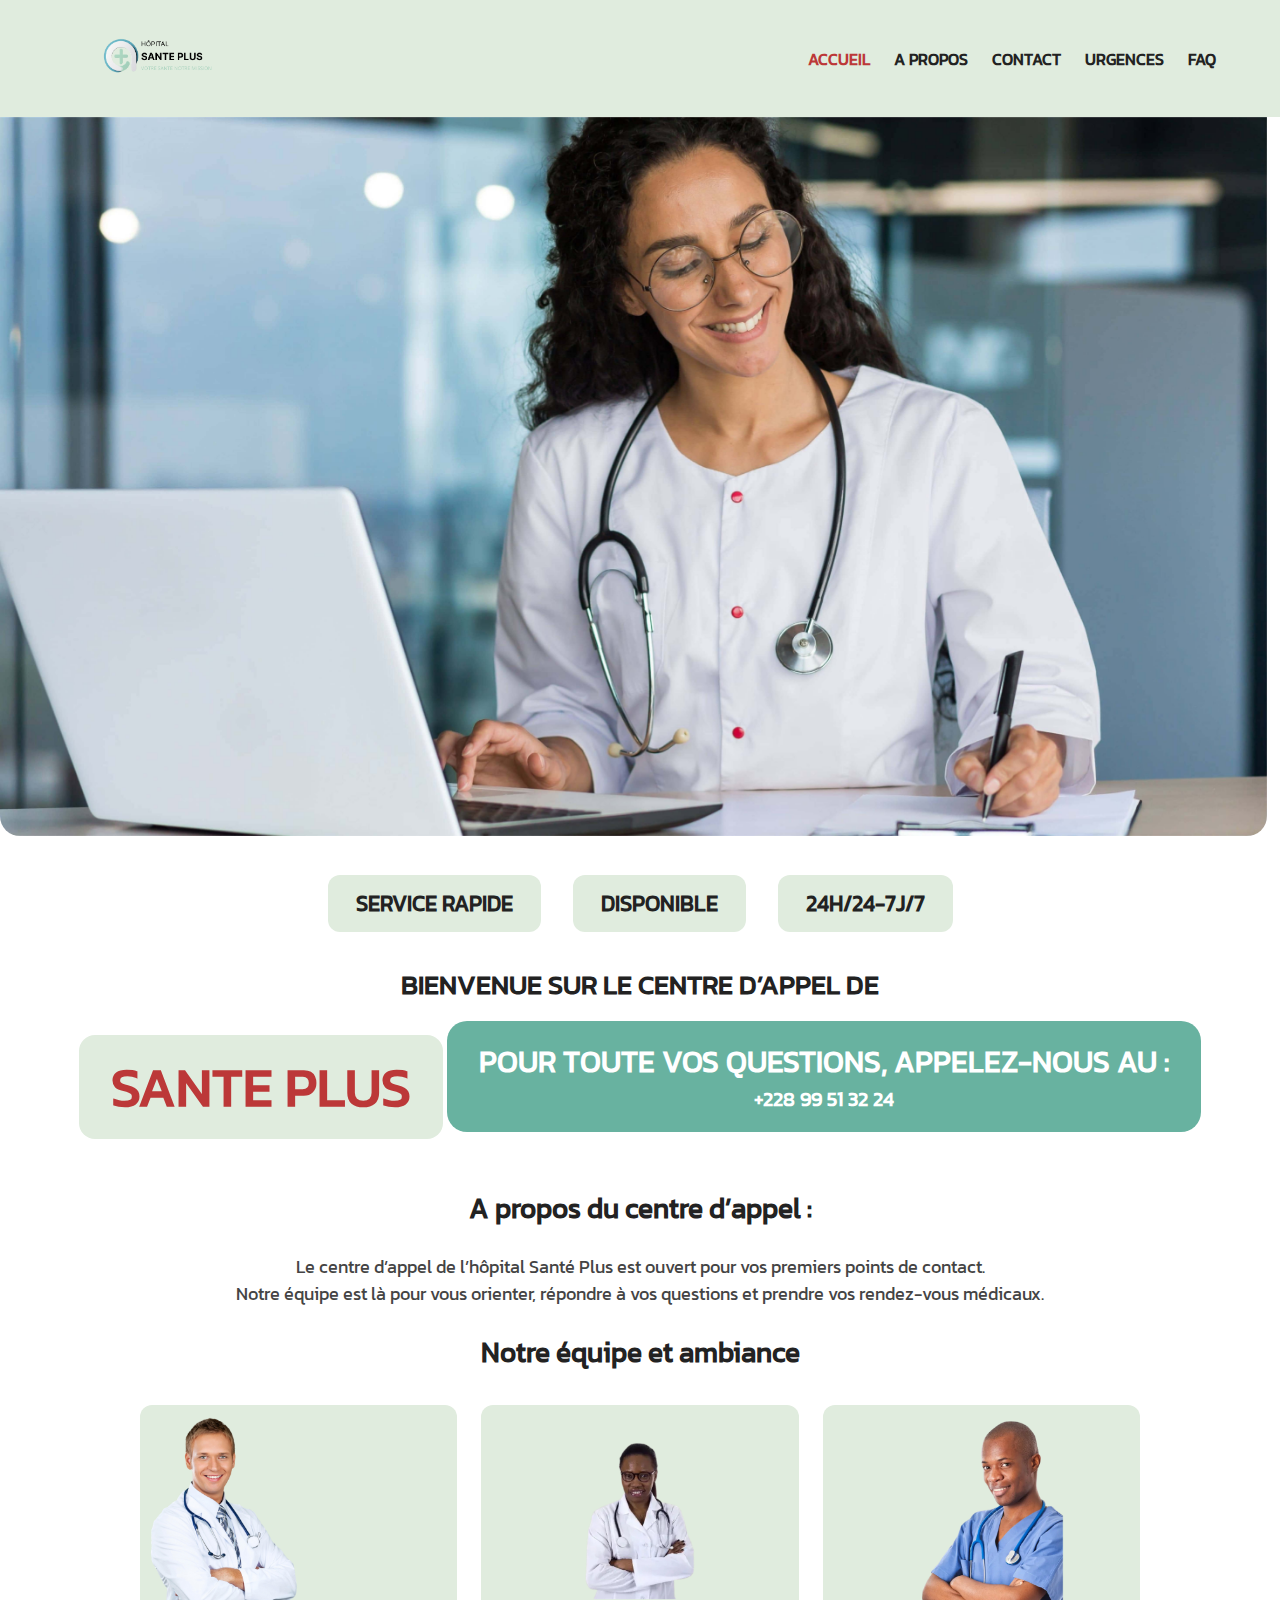
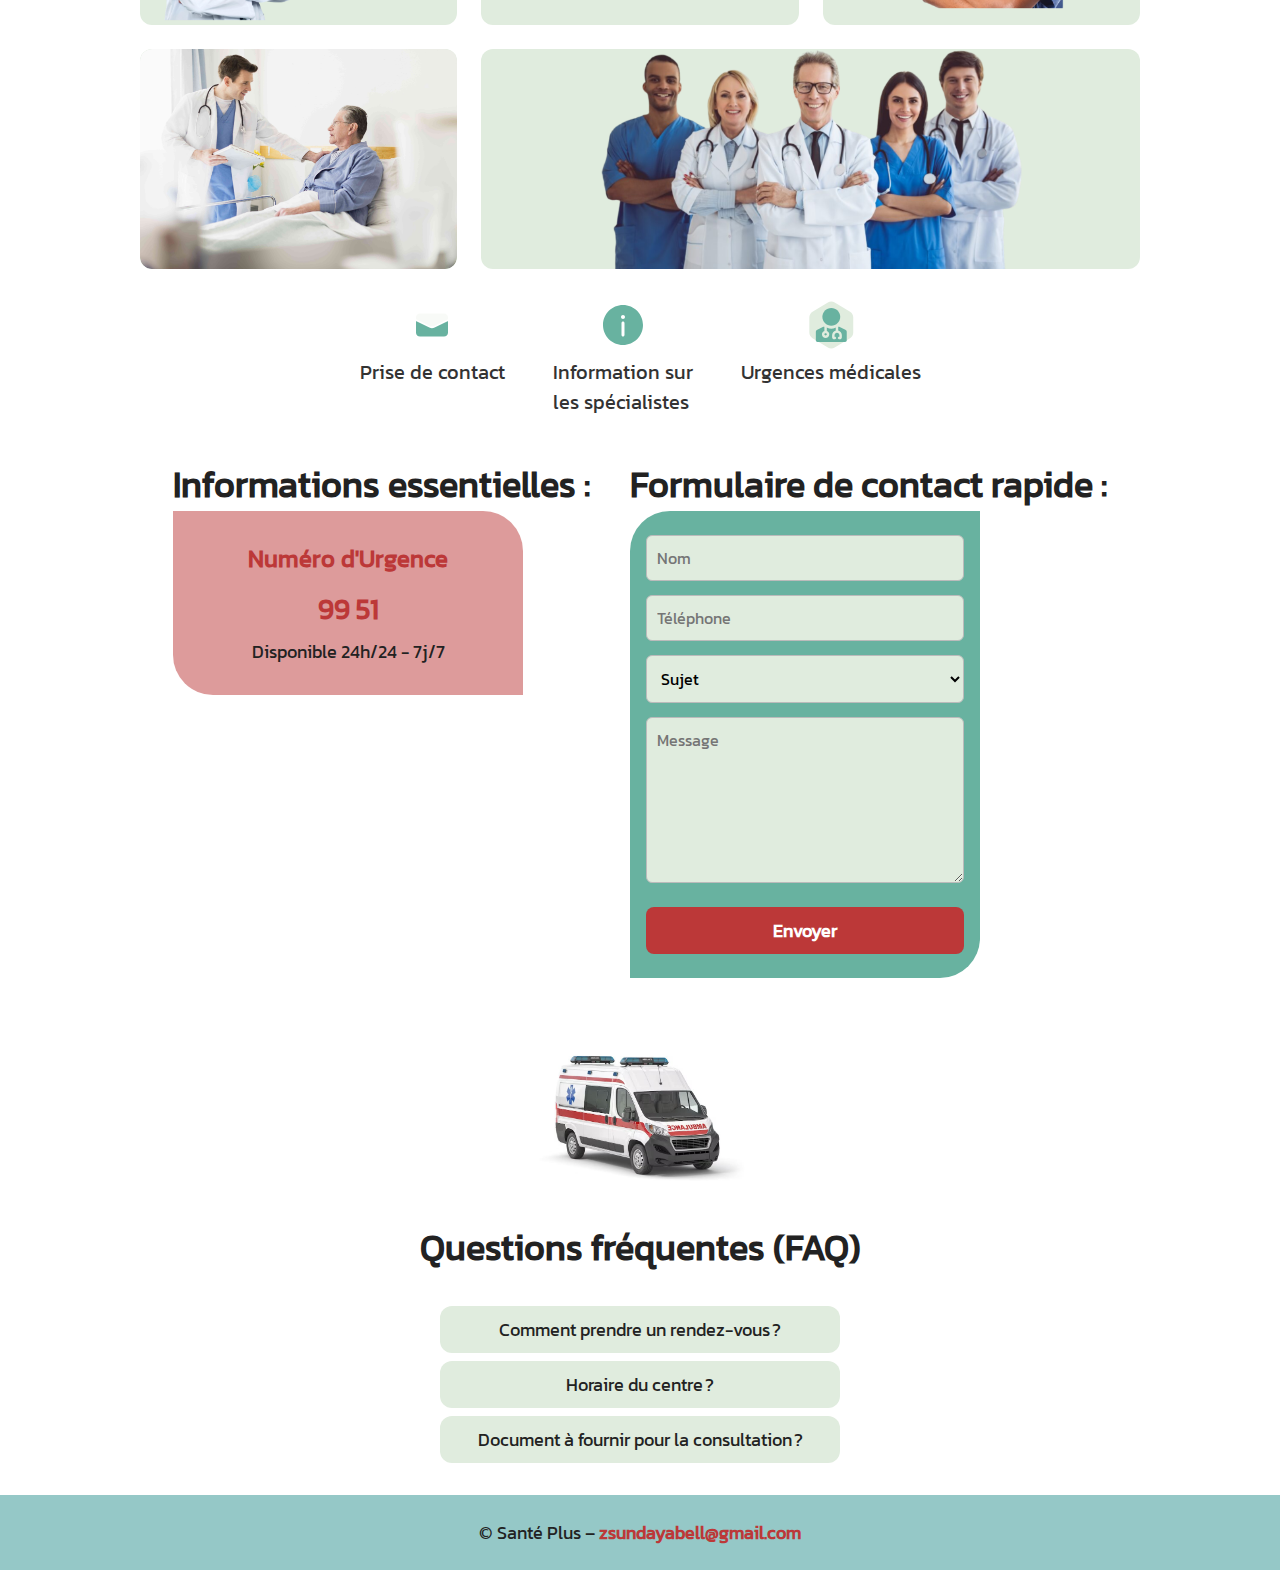
<file: index.html>
<!DOCTYPE html>
<html lang="fr">
<head>
    <meta charset="UTF-8">
    <meta name="viewport" content="width=device-width, initial-scale=1.0">
    <title>Accueil – Santé Plus</title>
    <link rel="stylesheet" href="./CSS/style.css">
</head>
<body>
    <header>
        <nav class="navbar">
            <ul>
                <li><a href="#"><img src="./image/logo.png" alt="Logo Santé Plus" class="logo"></a></li>
            </ul>
            <ul class="nav-links">
                <li class="active"><a href="index.html">ACCUEIL</a></li>
                <li><a href="propos.html">A PROPOS</a></li>
                <li><a href="contact.html">CONTACT</a></li>
                <li><a href="urgences.html">URGENCES</a></li>
                <li><a href="faq.html">FAQ</a></li>
            </ul>
        </nav>
    </header>

    <main>
        <section class="banner">
            <img src="./image/page1.jpg" alt="Accueil Santé Plus">
        </section>

        <section class="services">
            <div class="service1">SERVICE RAPIDE</div>
            <div class="service2">DISPONIBLE</div>
            <div class="service3">24H/24-7J/7</div>
        </section>

        <section class="bienvenue">
            <h2>BIENVENUE SUR LE CENTRE D’APPEL DE</h2>
            <div class="santeplus deplacement"><h2>SANTE PLUS</h2></div>
            <div class="questions reponse">
                <h2>POUR TOUTE VOS QUESTIONS, APPELEZ-NOUS AU :</h2>
                <p><strong>+228 99 51 32 24</strong></p>
            </div>
        </section>

        <section class="banner1">
            <h1>A propos du centre d’appel :</h1>
        </section>
        <section class="banner2">
            <p>
                Le centre d’appel de l’hôpital Santé Plus est ouvert pour vos premiers points de contact. <br> Notre équipe est là pour vous
                orienter, répondre à vos questions et prendre vos rendez-vous médicaux.
            </p>
            <h2 class="équipe">Notre équipe et ambiance</h2>
        </section>

        <section class="grid-container">
            <div class="item item-1"><img src="./image/doc1.png" alt="Médecin 1"></div>
            <div class="item item-2"><img src="./image/celine (2).png" alt="Médecin 2"></div>
            <div class="item item-3"><img src="./image/akakpo.png" alt="Médecin 3"></div>
            <div class="item item-4"><img src="./image/dp.jpg" alt="Équipe médicale"></div>
            <div class="item item-5"><img src="./image/corps.png" alt="Médecin et patient"></div>
        </section>

        <section class="icon-section">
            <div class="icon-box">
                <img src="./image/message-svgrepo-com 1.svg" alt="Prise de contact">
                <p>Prise de contact</p>
            </div>
            <div class="icon-box">
                <img src="./image/info-circle-svgrepo-com (1) 1.svg" alt="Information sur les spécialistes">
                <p>Information sur<br>les spécialistes</p>
            </div>
            <div class="icon-box">
                <img src="./image/user-doctor-solid-svgrepo-com 1.svg" alt="Urgences médicales">
                <p>Urgences médicales</p>
            </div>
        </section>

        <section class="inspi">
            <div>
                <div class="banner4">
                    <h1>Informations essentielles :</h1>
                </div>
                <div class="urgence-box">
                    <h2>Numéro d'Urgence</h2>
                    <p class="urgence-numero">99 51</p>
                    <p>Disponible 24h/24 - 7j/7</p>
                </div>
            </div>
            <div>
                <div class="banner3">
                    <h1>Formulaire de contact rapide :</h1>
                </div>
                <form class="contact-form">
                    <input type="text" id="nom" name="nom" placeholder="Nom" required>
                    <input type="tel" id="telephone" name="telephone" placeholder="Téléphone" required>
                    <select id="sujet" name="sujet" required>
                        <option value="">Sujet</option>
                        <option value="urgence">Urgence</option>
                        <option value="autre">Autre</option>
                    </select>
                    <textarea id="message" name="message" rows="6" placeholder="Message" required></textarea>
                    <button type="submit">Envoyer</button>
                </form>
            </div>
        </section>

        <img src="./image/ambulance-car-isolated-white_708636-716.jpg" alt="Ambulance" class="ambulance">

        <section class="faq">
            <h1>Questions fréquentes (FAQ)</h1>
        </section>
        <section class="faq1">
            <div><p>Comment prendre un rendez-vous ?</p></div>
            <div><p>Horaire du centre ?</p></div>
            <div><p>Document à fournir pour la consultation ?</p></div>
        </section>
    </main>

    <footer class="footer">
        <p>&copy; Santé Plus – <a href="mailto:zsundayabell@gmail.com">zsundayabell@gmail.com</a></p>
    </footer>
</body>
</html>
</file>
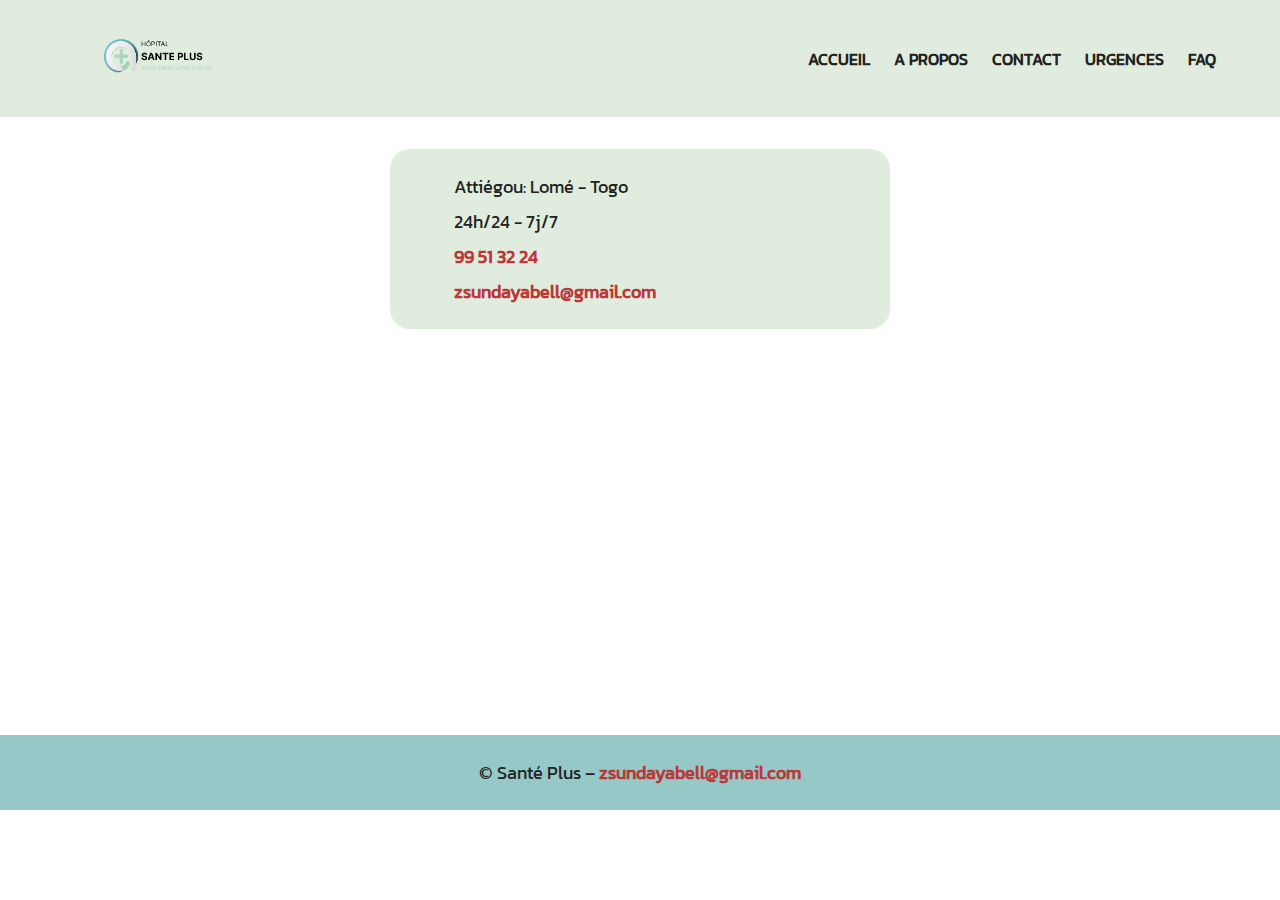
<file: contact.html>
<!DOCTYPE html>
<html lang="fr">
<head>
    <meta charset="UTF-8">
    <meta name="viewport" content="width=device-width, initial-scale=1.0">
    <title>Contact – Santé Plus</title>
    <link rel="stylesheet" href="./CSS/style.css">
</head>
<body>
    <header>
        <nav class="navbar">
            <ul>
                <li><a href="#"><img src="./image/logo.png" alt="Logo Santé Plus" class="logo"></a></li>
            </ul>
            <ul class="nav-links">
                <li><a href="index.html">ACCUEIL</a></li>
                <li><a href="propos.html">A PROPOS</a></li>
                <li><a href="contact.html" class="active">CONTACT</a></li>
                <li><a href="urgences.html">URGENCES</a></li>
                <li><a href="faq.html">FAQ</a></li>
            </ul>
        </nav>
    </header>
    <main class="center">
        <section class="contactposte">
            <div class="iconecontact">
                
            </div>
            <div class="textcontact">
                <div class="lieu">Attiégou: Lomé - Togo</div>
                <div class="time">24h/24 - 7j/7</div>
                <div class="phone"><a href="tel:99513224">99 51 32 24</a></div>
                <div class="email"><a href="mailto:zsundayabell@gmail.com">zsundayabell@gmail.com</a></div>
            </div>
        </section>
        <iframe src="https://www.google.com/maps/embed?pb=!1m14!1m12!1m3!1d7933.545374430457!2d1.2847702999999966!3d6.161190800000004!2m3!1f0!2f0!3f0!3m2!1i1024!2i768!4f13.1!5e0!3m2!1sen!2stg!4v1749721274793!5m2!1sen!2stg"
            width="100%" height="350" style="border:0;" allowfullscreen="" loading="lazy" referrerpolicy="no-referrer-when-downgrade"></iframe>
    </main>
    <footer class="footer">
        <p>&copy; Santé Plus – <a href="mailto:zsundayabell@gmail.com">zsundayabell@gmail.com</a></p>
    </footer>
</body>
</html>
</file>
<file: CSS/style.css>
/* --- BASE ET POLICES --- */
* {
  padding: 0;
  margin: 0;
  box-sizing: border-box;
  font-family: 'Kanit-Regular', 'Kanit-ExtraBold', Arial, sans-serif;
}

@font-face {
  font-family: 'Kanit-Regular';
  src: url(../asset/fonts/Kanit/Kanit-Regular.ttf);
}
@font-face {
  font-family: 'Kanit-ExtraBold';
  src: url(../asset/fonts/Kanit/Kanit-ExtraBold.ttf);
  font-weight: 800;
}
@font-face {
  font-family: 'inter-regular';
  src: url(../asset/fonts/inter/Inter_18pt-Regular.ttf) format('truetype');
  font-weight: 200;
  font-style: normal;
}

body {
  background: #fff;
  color: #222;
  font-size: 18px;
  padding: 0;
  margin: 0;
}

.navbar {
  display: flex;
  align-items: center;
  justify-content: space-between;
  padding: 18px 5vw;
  background: #E0ECDE;
}
.navbar ul {
  display: flex;
  align-items: center;
  list-style: none;
  gap: 24px;
}
.navbar ul li a {
  text-decoration: none;
  color: #222;
  font-family: 'Kanit-Regular', sans-serif;
  font-weight: 600;
  font-size: 16px;
  transition: color 0.2s;
}
.navbar ul li a:hover,
.navbar ul li.active a {
  color: #BC3838;
}
.logo {
  width: 30%;
  height: auto;
  margin-right: 24px;
}

/* --- BANNIÈRE --- */
.banner {
   width: 99vw;
   position: relative;
}
.banner img {
    width: 99vw;
    max-width: none;
    border-radius: 0 0 20px 20px;
}


/* --- SERVICES --- */
.services {
  display: flex;
  justify-content: center;
  gap: 32px;
  margin: 32px auto;
  font-size: 22px;
  color: #222;
}
.services > div {
  background: #E0ECDE;
  border-radius: 12px;
  padding: 12px 28px;
  font-weight: 600;
}

/* --- BIENVENUE ET SANTE PLUS --- */
.bienvenue {
  text-align: center;
  margin: 32px auto;
}
.santeplus {
  background: #E0ECDE;
  border-radius: 16px;
  padding: 12px 32px;
  display: inline-block;
  font-family: 'Kanit-ExtraBold', sans-serif;
  font-size: 36px;
  font-weight: 800;
  color: #BC3838;
  margin: 16px 0;
}
.questions.reponse {
  background: #68B2A0;
  border-radius: 20px;
  padding: 18px 32px;
  display: inline-block;
  font-family: 'Kanit-Regular', sans-serif;
  font-size: 20px;
  color: #fff;
  margin: 16px 0;
}

/* --- BANNERS ET ÉQUIPE --- */
.banner1, .banner2, .équipe {
  text-align: center;
  margin: 24px auto;
}
.banner1 h1, .banner2 h1, .équipe {
  font-size: 28px;
  color: #222;
  font-weight: 700;
}
.banner2 p {
  font-size: 18px;
  color: #444;
  margin-bottom: 12px;
}

/* --- GRID ÉQUIPE --- */
.grid-container {
  display: grid;
  grid-template-columns: repeat(3, 1fr);
  gap: 24px;
  max-width: 1000px;
  margin: 32px auto;
}
.item {
  background: #E0ECDE;
  border-radius: 12px;
  overflow: hidden;
  display: flex;
  align-items: center;
  justify-content: center;
}
.item img {
  width: 100%;
  height: 220px;
  object-fit: cover;
  display: block;
  border-radius: 12px;
}
.item-5 {
  grid-column: span 2;
}

/* --- ICONES --- */
.icon-section {
  display: flex;
  justify-content: center;
  gap: 48px;
  margin: 32px auto;
  flex-wrap: wrap;
}
.icon-box {
  display: flex;
  flex-direction: column;
  align-items: center;
  color: #333;
  font-size: 20px;
  gap: 8px;
}
.icon-box img {
  width: 48px;
  height: 48px;
}

/* --- URGENCE ET FORMULAIRE --- */
.inspi {
  display: flex;
  gap: 40px;
  justify-content: center;
  margin: 40px auto;
  flex-wrap: wrap;
}
.urgence-box {
  width: 350px;
  background: #BC383880;
  border-radius: 0 40px;
  display: flex;
  flex-direction: column;
  align-items: center;
  justify-content: center;
  padding: 30px 20px;
  margin-bottom: 24px;
}
.urgence-box h2 {
  color: #BC3838;
  font-size: 24px;
  margin-bottom: 12px;
}
.urgence-numero {
  font-size: 28px;
  font-weight: bold;
  color: #BC3838;
  margin-bottom: 8px;
}
.contact-form {
  display: flex;
  flex-direction: column;
  align-items: center;
  width: 350px;
  background: #68B2A0;
  padding: 24px 16px;
  border-radius: 40px 0;
  margin-bottom: 24px;
}
.contact-form input,
.contact-form select,
.contact-form textarea {
  width: 100%;
  margin-bottom: 14px;
  padding: 10px;
  border-radius: 6px;
  border: 1px solid #bbb;
  font-size: 16px;
  background: #E0ECDE;
  box-sizing: border-box;
}
.contact-form button {
  margin-top: 10px;
  padding: 10px 0;
  width: 100%;
  border: none;
  border-radius: 8px;
  background: #BC3838;
  color: #fff;
  font-size: 18px;
  cursor: pointer;
  font-weight: bold;
}

/* --- AMBULANCE --- */
.ambulance {
  width: 220px;
  display: block;
  margin: 32px auto;
  border-radius: 16px;
}

/* --- FAQ --- */
.faq, .faq1 {
  text-align: center;
  margin: 32px auto;
}
.faq1 > div {
  background: #E0ECDE;
  border-radius: 12px;
  margin: 8px auto;
  padding: 10px 0;
  max-width: 400px;
  font-size: 18px;
}

/* --- FOOTER --- */
.footer {
  width: 100%;
  background: #95C8C7;
  display: flex;
  justify-content: center;
  align-items: center;
  padding: 24px 0;
  font-size: 18px;
  color: #222;
}
.footer a {
  color: #BC3838;
  text-decoration: none;
  font-weight: 600;
}

/* --- CONTACT PAGE --- */
.center {
  display: flex;
  flex-direction: column;
  align-items: center;
  margin: 32px auto;
  width: 100%;
  max-width: 1200px;
}
.contactposte {
  background-color: #E0ECDE;
  border-radius: 20px;
  padding: 24px 32px;
  margin-bottom: 24px;
  display: flex;
  gap: 32px;
  align-items: center;
  width: 100%;
  max-width: 500px;
}
.iconecontact {
  display: flex;
  flex-direction: column;
  gap: 16px;
}
.iconecontact img {
  width: 36px;
  height: 36px;
}
.textcontact {
  display: flex;
  flex-direction: column;
  gap: 8px;
  font-size: 18px;
  color: #222;
}
.textcontact a {
  color: #BC3838;
  text-decoration: none;
  font-weight: 600;
}

/* --- RESPONSIVE --- */
@media (max-width: 900px) {
  .navbar {
    flex-direction: column;
    gap: 10px;
    padding: 12px 2vw;
  }
  .navbar ul {
    gap: 10px;
  }
  .banner {
    margin: 16px auto 0 auto;
  }
  .services {
    flex-direction: column;
    gap: 12px;
    font-size: 18px;
  }
  .grid-container {
    grid-template-columns: 1fr;
    gap: 16px;
  }
  .item img {
    height: 180px;
  }
  .icon-section {
    flex-direction: column;
    gap: 18px;
  }
  .inspi {
    flex-direction: column;
    gap: 24px;
    align-items: center;
  }
  .urgence-box,
  .contact-form {
    width: 98%;
    max-width: 400px;
    padding: 18px 8px;
    border-radius: 20px;
  }
  .ambulance {
    width: 140px;
    margin: 24px auto;
  }
  .faq1 > div {
    font-size: 16px;
    padding: 8px 0;
  }
  .center,
  .contactposte {
    max-width: 98vw;
    padding: 12px 2vw;
  }
  .contactposte {
    flex-direction: column;
    gap: 12px;
    align-items: flex-start;
  }
}

@media (max-width: 600px) {
  .navbar {
    padding: 8px 1vw;
    font-size: 14px;
  }
  .banner img {
    border-radius: 10px;
  }
  .santeplus {
    font-size: 22px;
    padding: 8px 10px;
  }
  .questions.reponse {
    font-size: 14px;
    padding: 8px 10px;
  }
  .footer {
    font-size: 14px;
    padding: 12px 0;
  }
  .contactposte {
    padding: 8px 4px;
    gap: 8px;
  }
  .textcontact {
    font-size: 14px;
  }
}
</file>
